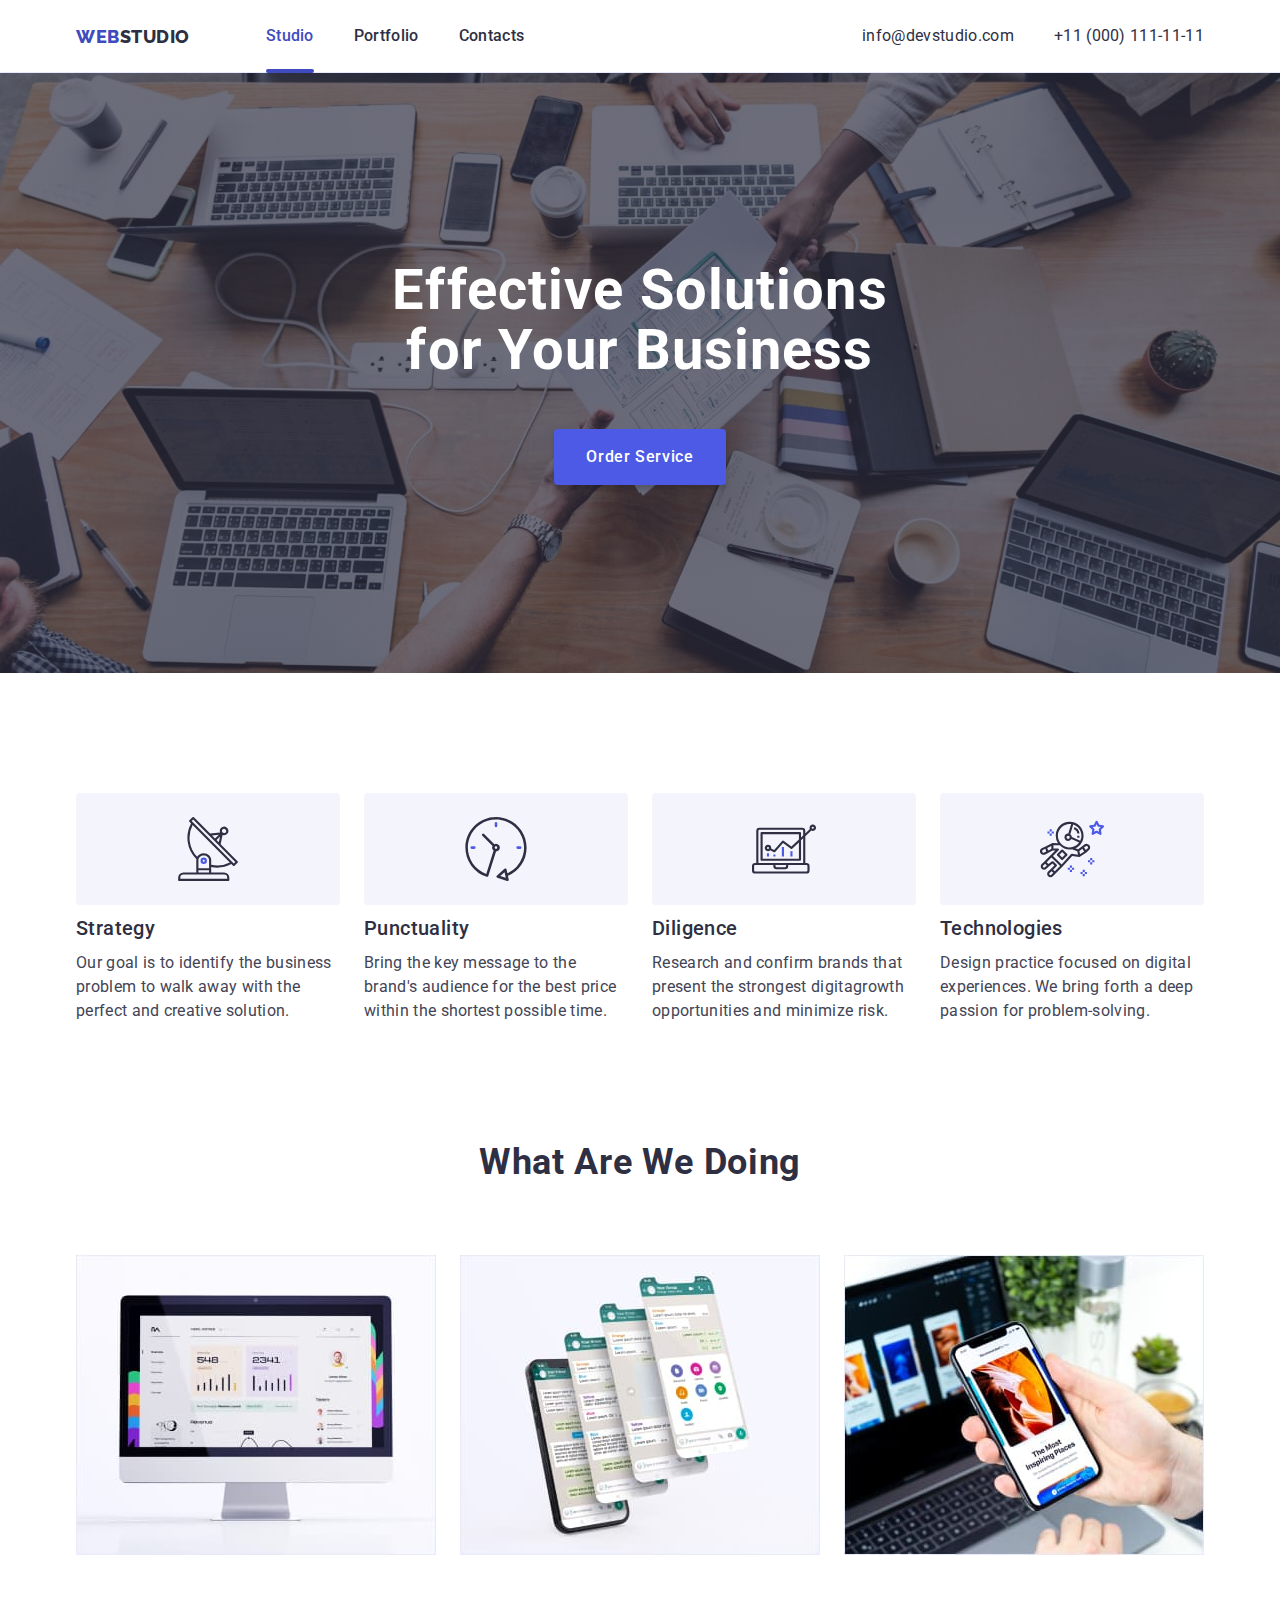
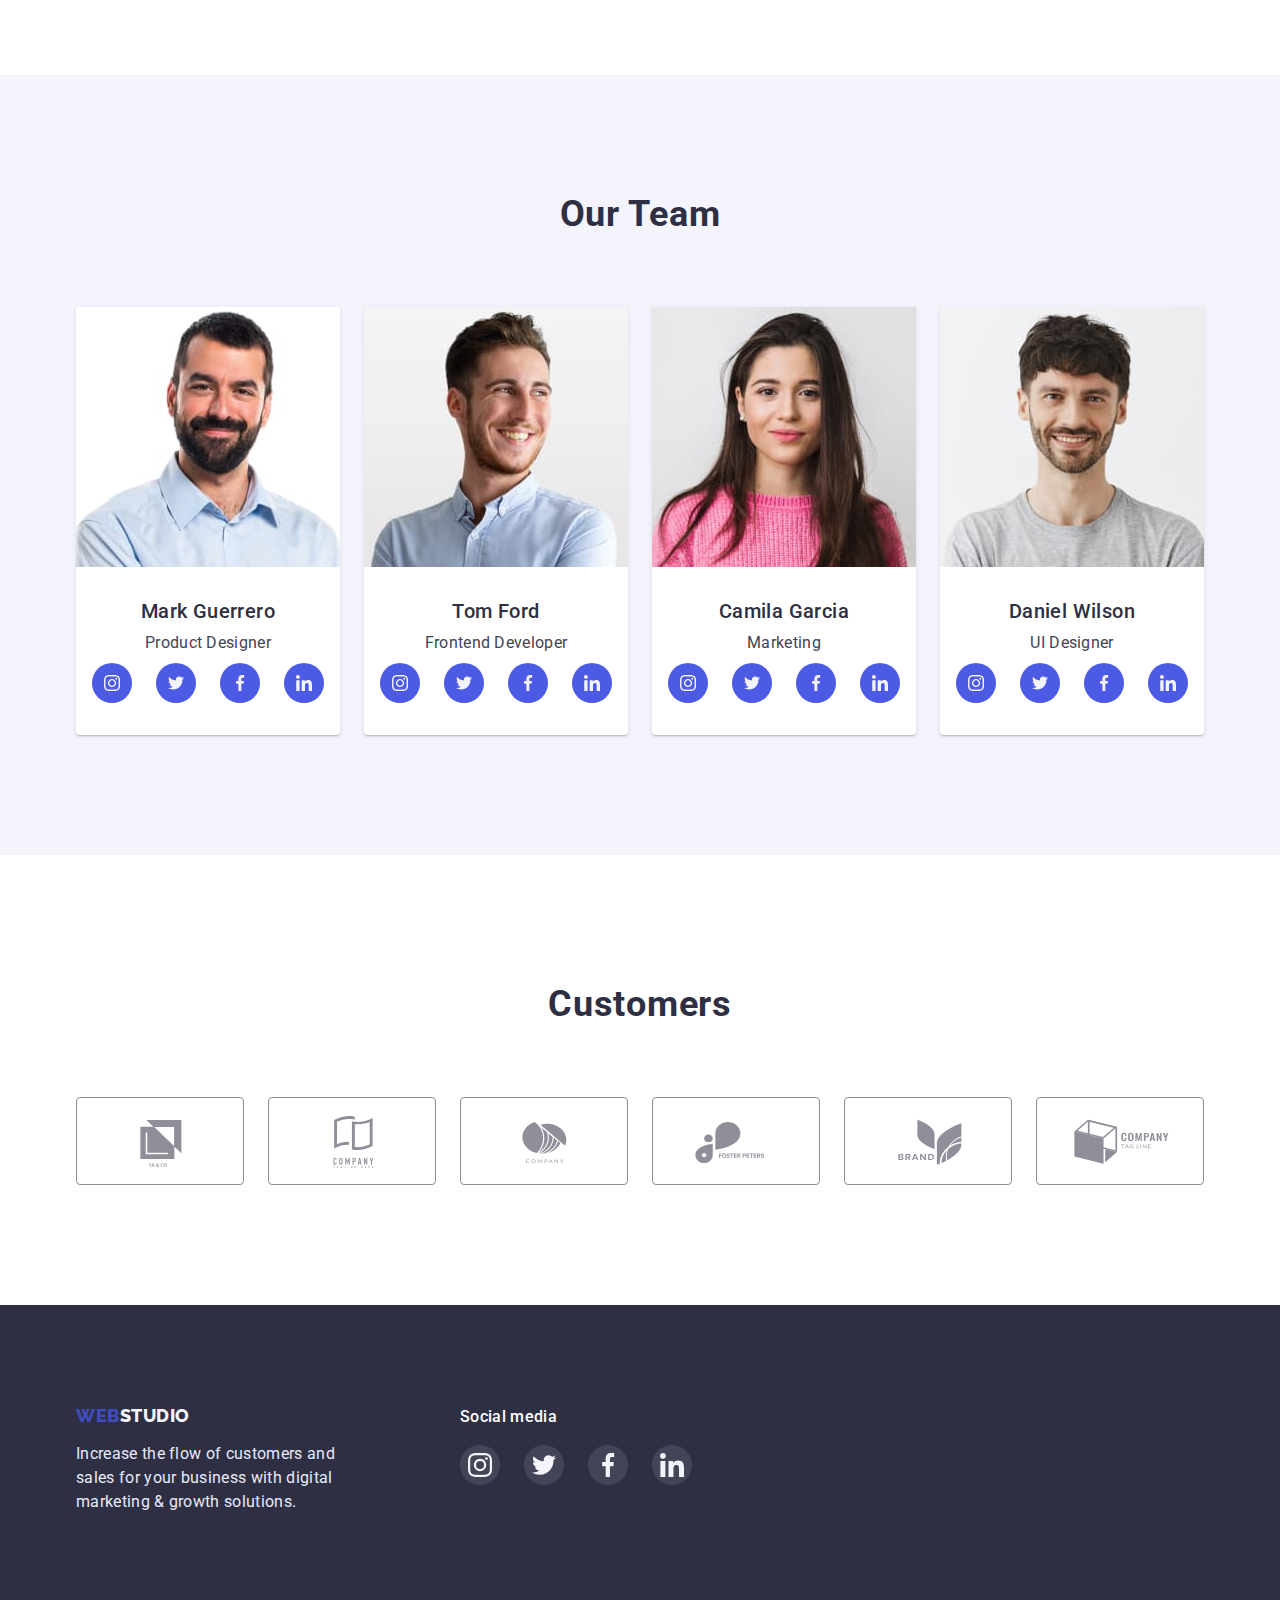
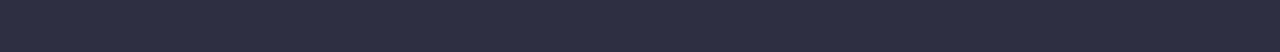
<file: index.html>
<!DOCTYPE html>
<html lang="en">
<head>
    <meta charset="UTF-8">
    <meta http-equiv="X-UA-Compatible" content="IE=edge">
    <meta name="viewport" content="width=device-width, initial-scale=1.0">
    <title>WebStudio</title>
    <link rel="preconnect" href="https://fonts.googleapis.com">
    <link rel="preconnect" href="https://fonts.gstatic.com" crossorigin>
    <link href="https://fonts.googleapis.com/css2?family=Raleway:wght@800&family=Roboto:wght@400;500;700;900&display=swap" 
    rel="stylesheet">
    <link rel="stylesheet" href="https://cdn.jsdelivr.net/npm/modern-normalize@1.1.0/modern-normalize.min.css">
    <link rel="stylesheet" href="./css/styles.css">
</head>
<body>
    <!------------------------- HEADER ----------------------------------------------------->
    <header class="header">
        <div class="header-navigation-container container">
        <nav class="header-navigation">
            <a href="./index.html" class="header-logo">
                <span class="accent">Web</span>Studio</a> 
            <ul class="header-list list">
                <li class="header-item">
                    <a href="./index.html" class="header-link link curent">Studio</a>
                </li>
                <li class="header-item">
                    <a href="./portfolio.html" class="header-link link">Portfolio</a>
                </li>    
                <li class="header-item">
                    <a href="Contacts" class="header-link link">Contacts</a>
                </li>
            </ul>
        </nav>
        <address class="address-contact">
            <ul class="address-list list"> 
                <li class="address-item">
                    <a href="mailto:info@devstudio.com" class="address-link">info@devstudio.com</a>
                </li>
                <li class="address-item">
                    <a href="tel:+110001111111" class="address-link">+11 (000) 111-11-11</a>
                </li>
            </ul>
        </address>
        </div> 
    </header>
    <!-------------------------- Main ---------------------------------------------------------->
    <main class="main-page">
        <section class="hero-section section">
            <div class="container">
            <h1 class="menu-title">Effective Solutions for Your Business</h1>
            <button type="button" data-modal-open class="menu-btn data-modal-open">Order Service</button>
            </div>
        </section> 
        <section class="menu-sc section">
            <div class="container">
                <h2 hidden>Success criteria</h2>
                <ul class="menu-sc-list list">
                <li class="menu-sc-item">
                <div class="menu-sc-container">
                    <svg class="menu-sc-icon" width="64px" height="64px">
                        <use href="./images/icons.svg#icon-antenna"></use>
                    </svg>
                </div>
                    <h3 class="menu-sc-title">Strategy</h3>
                    <p class="menu-text">Our goal is to identify the business
                    problem to walk away with the perfect and creative solution. </p>
                </li>
                <li class="menu-sc-item">
                <div class="menu-sc-container">
                    <svg class="menu-sc-icon" width="64px" height="64px">
                        <use href="./images/icons.svg#icon-clock"></use>
                    </svg>
                </div>    
                    <h3 class="menu-sc-title">Punctuality</h3>
                    <p class="menu-text">Bring the key message to the brand's audience 
                    for the best price within the shortest possible time.</p>
                </li>
                <li class="menu-sc-item">
                <div class="menu-sc-container">
                    <svg class="menu-sc-icon" width="64px" height="64px">
                        <use href="./images/icons.svg#icon-diagram"></use>
                    </svg>
                </div>    
                    <h3 class="menu-sc-title">Diligence</h3>
                    <p class="menu-text">Research and confirm brands that present the 
                    strongest digitagrowth opportunities and minimize risk.</p>
                </li>
                <li class="menu-sc-item">
                <div class="menu-sc-container">
                    <svg class="menu-sc-icon" width="64px" height="64px">
                        <use href="./images/icons.svg#icon-astronaut"></use>
                    </svg>
                </div>
                    <h3 class="menu-sc-title">Technologies</h3>
                    <p class="menu-text">Design practice focused on digital experiences.
                    We bring forth a deep passion for problem-solving.</p>
                </li>
                </ul>
            </div>
        </section>
        <section class="menu-gad">
            <div class="container">
            <h2 class="menu-gad-title">What are we doing</h2>
            <ul class="menu-gad-list list">
                <li class="menu-gad-item">
                    <img src="./images/foto_monitor.jpg" 
                    alt="monitor"
                    width="360"
                    height="300">
                </li>
                <li class="menu-gad-item">
                    <img src="./images/foto_message.jpg" 
                    alt="message"
                    width="360"
                    height="300">
                </li>
                <li class="menu-gad-item">
                    <img src="./images/foto_phone.jpg" 
                    alt="phone"
                    width="360"
                    height="300">
                </li>
            </ul>
            </div>
        </section>
        <section class="menu-team section">
            <div class="container">
            <h2 class="menu-team-title">Our Team</h2>
            <ul class="menu-team-list list">
                <li class="menu-team-item">
                    <img src="./images/mark-guerrero.jpg"
                    alt="Mark Guerrero" 
                    width="264"
                    height="260">
                    <div class="name-position">
                    <h3 class="menu-team-name">Mark Guerrero</h3>
                    <p class="menu-team-position">Product Designer</p>
                    <ul class="menu-soc-list list">
                        <li class="menu-team-soc-item">
                            <a href="" class="menu-team-soc-link">
                                <svg class="menu-team-soc-icon" width="16px" height="16px">
                                    <use href="./images/icons.svg#icon-instagram-1"></use>
                                </svg>
                            </a>
                        </li>
                        <li class="menu-team-soc-item">
                            <a href="" class="menu-team-soc-link">
                                <svg class="menu-team-soc-icon" width="16px" height="16px">
                                    <use href="./images/icons.svg#icon-twitter-1"></use>
                                </svg>
                            </a>
                        </li>
                        <li class="menu-team-soc-item">
                            <a href="" class="menu-team-soc-link">
                                <svg class="menu-team-soc-icon" width="16px" height="16px">
                                    <use href="./images/icons.svg#icon-facebook-1"></use>
                                </svg>
                            </a>
                        </li>
                        <li class="menu-team-soc-item">
                            <a href="" class="menu-team-soc-link">
                                <svg class="menu-team-soc-icon" width="16px" height="16px">
                                    <use href="./images/icons.svg#icon-linkedin-1"></use>
                                </svg>
                            </a>
                        </li>
                    </ul>
                    </div>
                </li>
                <li class="menu-team-item">
                    <img src="./images/tom-ford.jpg"
                    alt="Tom Ford" 
                    width="264"
                    height="260">
                    <div class="name-position">
                    <h3 class="menu-team-name">Tom Ford</h3>
                    <p class="menu-team-position">Frontend Developer</p>
                    <ul class="menu-soc-list list">
                        <li class="menu-team-soc-item">
                            <a href="" class="menu-team-soc-link">
                                <svg class="menu-team-soc-icon" width="16px" height="16px">
                                    <use href="./images/icons.svg#icon-instagram-1"></use>
                                </svg>
                            </a>
                        </li>
                        <li class="menu-team-soc-item">
                            <a href="" class="menu-team-soc-link">
                                <svg class="menu-team-soc-icon" width="16px" height="16px">
                                    <use href="./images/icons.svg#icon-twitter-1"></use>
                                </svg>
                            </a>
                        </li>
                        <li class="menu-team-soc-item">
                            <a href="" class="menu-team-soc-link">
                                <svg class="menu-team-soc-icon" width="16px" height="16px">
                                    <use href="./images/icons.svg#icon-facebook-1"></use>
                                </svg>
                            </a>
                        </li>
                        <li class="menu-team-soc-item">
                            <a href="" class="menu-team-soc-link">
                                <svg class="menu-team-soc-icon" width="16px" height="16px">
                                    <use href="./images/icons.svg#icon-linkedin-1"></use>
                                </svg>
                            </a>
                        </li>
                    </ul>
                    </div>
                </li>
                <li class="menu-team-item">
                    <img src="./images/camila-garcia.jpg"
                    alt="Camila Garcia" class="team-position"
                    width="264"
                    height="260">
                    <div class="name-position">
                    <h3 class="menu-team-name">Camila Garcia</h3>
                    <p class="menu-team-position">Marketing</p>
                    <ul class="menu-soc-list list">
                        <li class="menu-team-soc-item">
                            <a href="" class="menu-team-soc-link">
                                <svg class="menu-team-soc-icon" width="16px" height="16px">
                                    <use href="./images/icons.svg#icon-instagram-1"></use>
                                </svg>
                            </a>
                        </li>
                        <li class="menu-team-soc-item">
                            <a href="" class="menu-team-soc-link">
                                <svg class="menu-team-soc-icon" width="16px" height="16px">
                                    <use href="./images/icons.svg#icon-twitter-1"></use>
                                </svg>
                            </a>
                        </li>
                        <li class="menu-team-soc-item">
                            <a href="" class="menu-team-soc-link">
                                <svg class="menu-team-soc-icon" width="16px" height="16px">
                                    <use href="./images/icons.svg#icon-facebook-1"></use>
                                </svg>
                            </a>
                        </li>
                        <li class="menu-team-soc-item">
                            <a href="" class="menu-team-soc-link">
                                <svg class="menu-team-soc-icon" width="16px" height="16px">
                                    <use href="./images/icons.svg#icon-linkedin-1"></use>
                                </svg>
                            </a>
                        </li>
                    </ul>
                    </div>
                </li>
                <li class="menu-team-item">
                    <img src="./images/daniel-wilson.jpg"
                    alt="Daniel Wilson"
                    width="264"
                    height="260">
                    <div class="name-position">
                    <h3 class="menu-team-name">Daniel Wilson</h3>
                    <p class="menu-team-position">UI Designer</p>
                    <ul class="menu-soc-list list">
                        <li class="menu-team-soc-item">
                            <a href="" class="menu-team-soc-link">
                                <svg class="menu-team-soc-icon" width="16px" height="16px">
                                    <use href="./images/icons.svg#icon-instagram-1"></use>
                                </svg>
                            </a>
                        </li>
                        <li class="menu-team-soc-item">
                            <a href="" class="menu-team-soc-link">
                                <svg class="menu-team-soc-icon" width="16px" height="16px">
                                    <use href="./images/icons.svg#icon-twitter-1"></use>
                                </svg>
                            </a>
                        </li>
                        <li class="menu-team-soc-item">
                            <a href="" class="menu-team-soc-link">
                                <svg class="menu-team-soc-icon" width="16px" height="16px">
                                    <use href="./images/icons.svg#icon-facebook-1"></use>
                                </svg>
                            </a>
                        </li>
                        <li class="menu-team-soc-item">
                            <a href="" class="menu-team-soc-link">
                                <svg class="menu-team-soc-icon" width="16px" height="16px">
                                    <use href="./images/icons.svg#icon-linkedin-1"></use>
                                </svg>
                            </a>
                        </li>
                    </ul>
                    </div>
                </ul>    
            </div>
        </section>
        <section class="customers-section">
            <div class="container">
                <h2 class="menu-customers">Customers</h2>
                <ul class="menu-customers-list list">
                    <li class="menu-customers-item">
                        <a href="" class="menu-customers-link">
                        <svg class="menu-customers-icon" width="104px" height="56px">
                            <use href="./images/icons.svg#icon-Logo"></use>
                        </svg>
                        </a>
                    </li>
                    <li class="menu-customers-item">
                        <a href="" class="menu-customers-link">
                        <svg class="menu-customers-icon" width="104px" height="56px">
                            <use href="./images/icons.svg#icon-Logo-1"></use>
                        </svg>
                        </a>
                    </li>
                    <li class="menu-customers-item">
                        <a href="" class="menu-customers-link">
                        <svg class="menu-customers-icon" width="104px" height="56px">
                            <use href="./images/icons.svg#icon-Logo-2"></use>
                        </svg>
                        </a>
                    </li>
                    <li class="menu-customers-item">
                        <a href="" class="menu-customers-link">
                        <svg class="menu-customers-icon" width="104px" height="56px">
                            <use href="./images/icons.svg#icon-Logo-3"></use>
                        </svg>
                        </a> 
                    </li>
                    <li class="menu-customers-item">
                        <a href="" class="menu-customers-link">
                        <svg class="menu-customers-icon" width="104px" height="56px">
                            <use href="./images/icons.svg#icon-Logo-4"></use>
                        </svg>
                        </a> 
                    </li>
                    <li class="menu-customers-item">
                        <a href="" class="menu-customers-link">
                        <svg class="menu-customers-icon" width="104px" height="56px">
                            <use href="./images/icons.svg#icon-Logo-5"></use>
                        </svg>
                        </a>
                    </li>
                </ul>
            </div>
        </section>
    </main>
    <!-- -----------------------Footer----------------------------------------------------->
    <footer class="footer">
        <div class="container-footer-index container">
            <div class="container-footer">
                <a href="./index.html" class="footer-logo-link link"><span class="accent">Web</span>Studio</a>
                <p class="footer-text">Increase the flow of customers and sales for your 
                business with digital marketing & growth solutions.</p>
            </div>
            <div class="container-index">
            <p class="social-media-subtittle">Social media</p>
            <ul class="social-media-foter-list list">
                <li class="social-media-item">
                    <a href="" class="social-media-link">
                        <svg class="social-media-icon" width="24px" height="24px">
                            <use href="./images/icons.svg#icon-instagram"></use>
                        </svg>
                    </a>
                </li>
                <li class="social-media-item">
                    <a href="" class="social-media-link">
                        <svg class="social-media-icon" width="24px" height="24px">
                            <use href="./images/icons.svg#icon-twitter"></use>
                        </svg>
                    </a>
                </li>
                <li class="social-media-item">
                    <a href="" class="social-media-link">
                        <svg class="social-media-icon" width="24px" height="24px">
                            <use href="./images/icons.svg#icon-facebook"></use>
                        </svg>
                    </a>
                </li>
                <li class="social-media-item">
                    <a href="" class="social-media-link">
                        <svg class="social-media-icon" width="24px" height="24px">
                            <use href="./images/icons.svg#icon-linkedin"></use>
                        </svg>
                    </a>
                </li>
            </ul>
            </div>
        </div>
    </footer>
    <div class="backdrop is-hidden" data-modal>
        <div class="modal">
            <button type="button" data-modal-close class="modal-close">
                <svg width="8px" height="8px">
                    <use href="./images/modal-close.svg#icon-modal-close"></use>
                </svg>
            </button>
        </div>
    </div>

    <script src="./js/modal.js"></script>
</body>
</html>
</file>
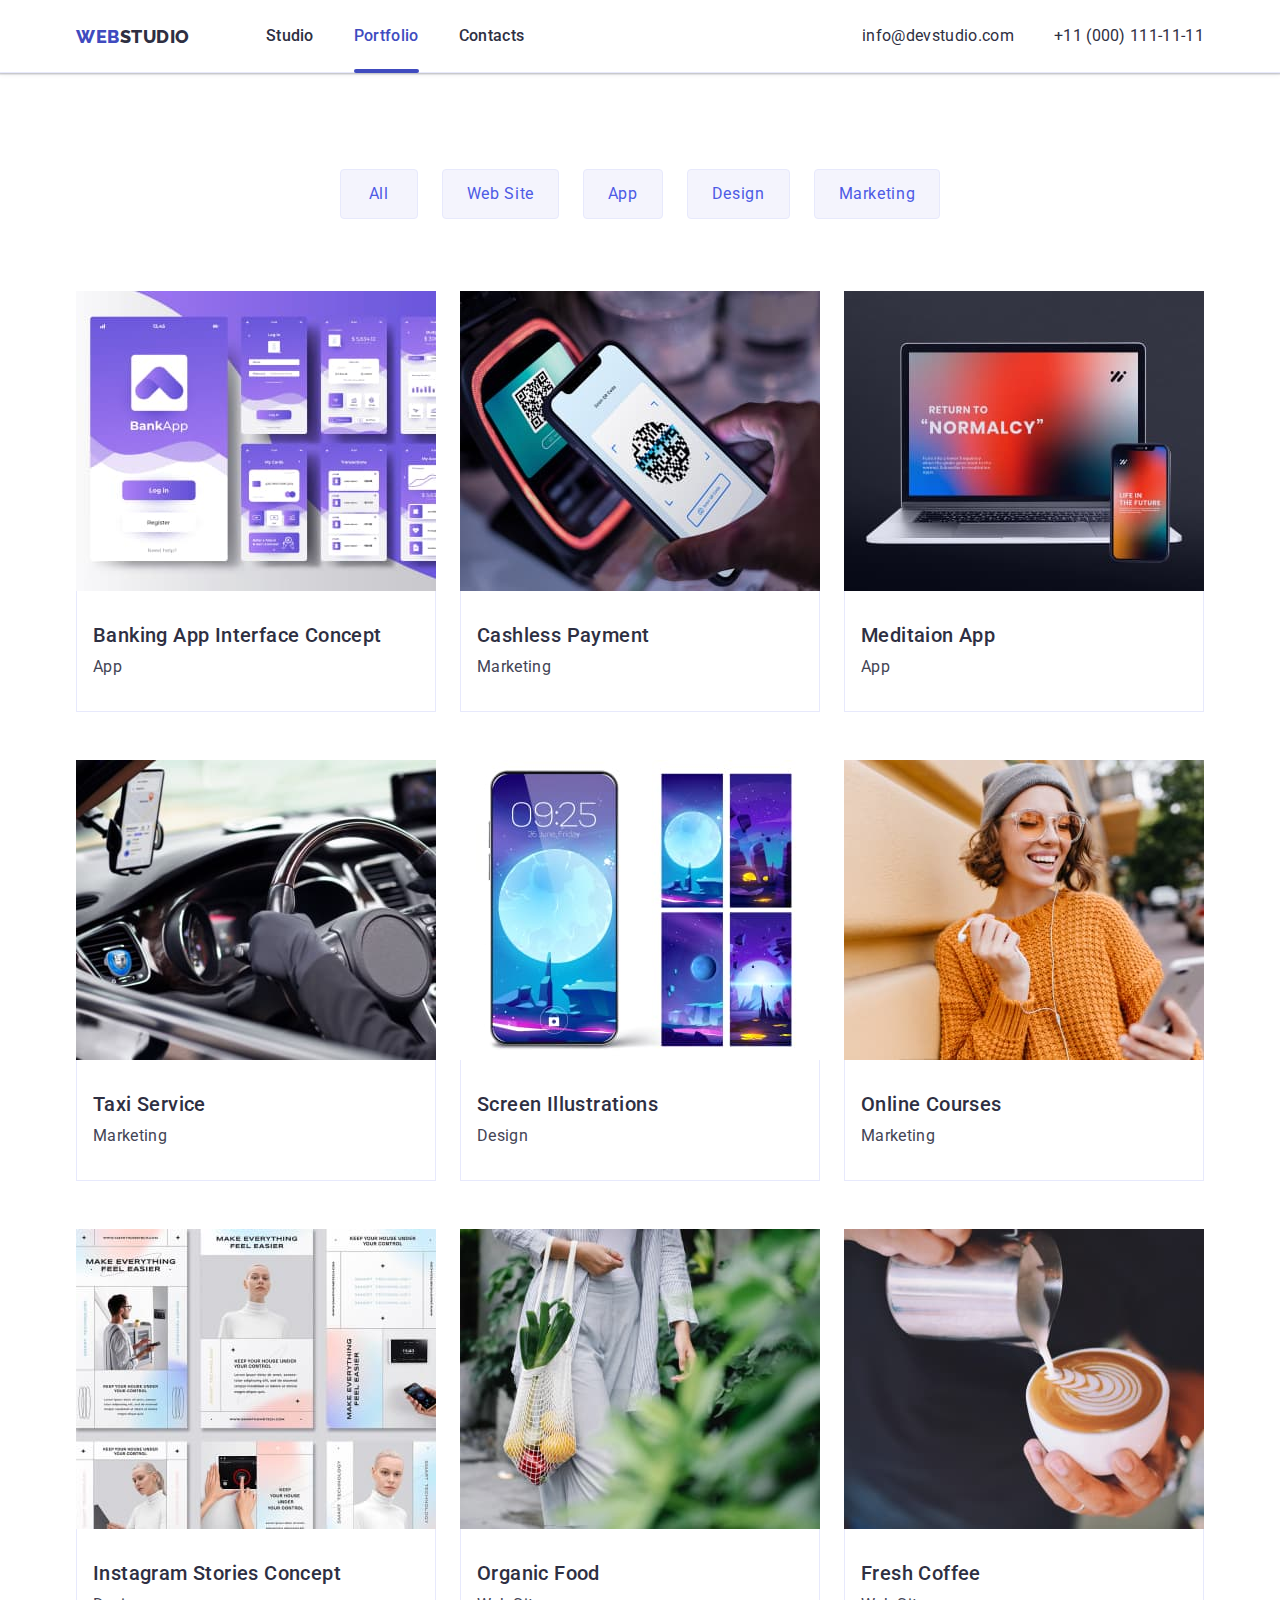
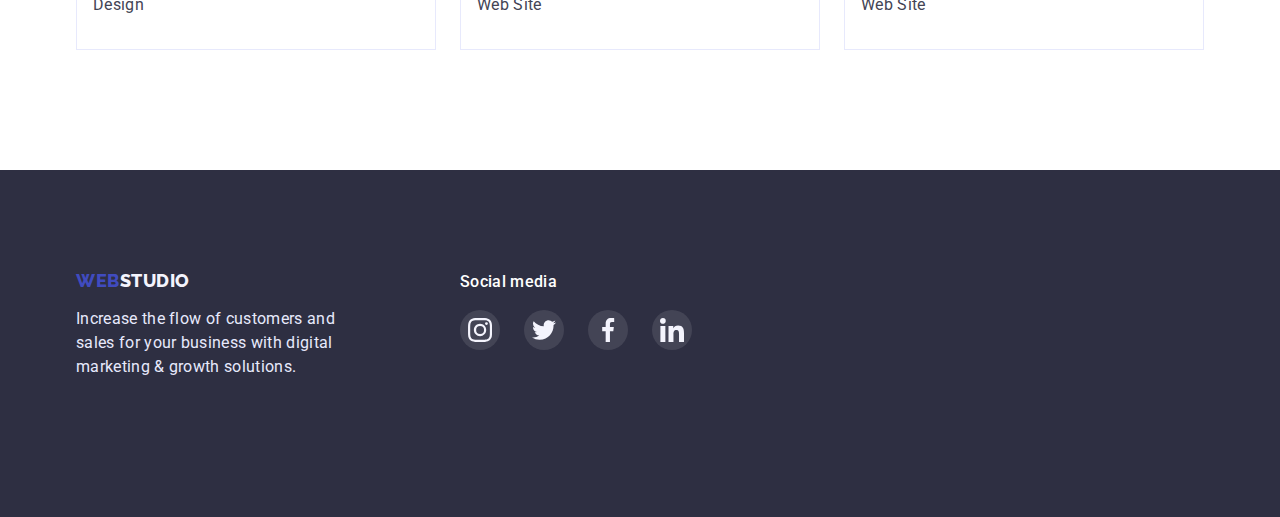
<file: portfolio.html>
<!DOCTYPE html>
<html lang="en">
<head>
    <meta charset="UTF-8">
    <meta http-equiv="X-UA-Compatible" content="IE=edge">
    <meta name="viewport" content="width=device-width, initial-scale=1.0">
    <title>Portfolio</title>
    <link rel="preconnect" href="https://fonts.googleapis.com">
    <link rel="preconnect" href="https://fonts.gstatic.com" crossorigin>
    <link href="https://fonts.googleapis.com/css2?family=Raleway:wght@800&family=Roboto:wght@400;500;700;900&display=swap" 
    rel="stylesheet">
    <link rel="stylesheet" href="https://cdn.jsdelivr.net/npm/modern-normalize@1.1.0/modern-normalize.min.css">
    <link rel="stylesheet" href="./css/styles.css">
</head>
<body>    
    <!-----------------------------HEADER-------------------->
    <header class="header">
        <div class="header-navigation-container container">
        <nav class="header-navigation">
            <a href="./index.html" class="header-logo">
                <span class="accent">Web</span>Studio</a>    
            <ul class="header-list list">
                <li class="header-item">
                    <a href="./index.html" class="header-link link">Studio</a>
                </li>
                <li class="header-item">
                    <a href="./portfolio.html" class="header-link link curent">Portfolio</a>
                </li>    
                <li class="header-item">
                    <a href="Contacts" class="header-link link">Contacts</a>
                </li>
            </ul>
        </nav>    
        <address class="address-contact">
            <ul class="address-list list"> 
                <li class="address-item">
                    <a href="mailto:info@devstudio.com" class="address-link">info@devstudio.com</a>
                </li>
                <li class="address-item">
                    <a href="tel:+110001111111" class="address-link">+11 (000) 111-11-11</a>
                </li>
            </ul>
        </address>
        </div>
    </header>
    <!-- <--------------------------Main------------------------------->
    <main class="main-page-2">
        <section class="menu-nav-serv">
            <div class="container">
            <h1 hidden>Navigation buttons and application services</h1>
            <ul class="menu-nav-list list">
                <li class="menu-nav-item">
                    <button class="menu-nav-btn" type="button">All</button>
                </li>
                <li class="menu-nav-item">
                    <button class="menu-nav-btn" type="button">Web Site</button>
                </li>
                <li class="menu-nav-item">
                    <button class="menu-nav-btn" type="button">App</button>
                </li>
                <li class="menu-nav-item">
                    <button class="menu-nav-btn" type="button">Design</button>
                </li>
                <li class="menu-nav-item">
                    <button class="menu-nav-btn" type="button">Marketing</button>
                </li>
            </ul>
            <ul class="menu-serv-list list">
                <li class="serv-item">
                    <a href="" class="menu-serv-link link">
                    <div class="link-tittle-overlay-container">
                    <img src="./images/portfolio/banking_app.jpg" 
                    alt="list of windows in the application"
                    width="360"
                    height="300">
                    <p class="serv-tittle-overlay">14 Stylish and User-Friendly App Design Concepts 
                    · Task Manager App · Calorie Tracker App · Exotic Fruit Ecommerce App · Cloud Storage App</p>
                    </div>
                    <div class="tittle-subtittle-container">
                    <h2 class="serv-tittle">Banking App Interface Concept</h2>
                    <p class="serv-subtittle">App</p>
                    </div>
                    </a>
                </li>
                <li class="serv-item">
                    <a href="" class="menu-serv-link link">
                    <div class="link-tittle-overlay-container">
                    <img src="./images/portfolio/cashless_payment.jpg" 
                    alt="the phone scans the qr code"
                    width="360"
                    height="300">
                    <p class="serv-tittle-overlay">14 Stylish and User-Friendly App Design Concepts 
                    · Task Manager App · Calorie Tracker App · Exotic Fruit Ecommerce App · Cloud Storage App</p>
                    </div>
                    <div class="tittle-subtittle-container">
                    <h2 class="serv-tittle">Cashless Payment</h2>
                    <p class="serv-subtittle">Marketing</p>
                    </div>
                    </a>
                </li>
                <li class="serv-item">
                    <a href="" class="menu-serv-link link">
                    <div class="link-tittle-overlay-container">
                    <img src="./images/portfolio/meditaion_app.jpg" 
                    alt="computer and telephone"
                    width="360"
                    height="300">
                    <p class="serv-tittle-overlay">14 Stylish and User-Friendly App Design Concepts 
                    · Task Manager App · Calorie Tracker App · Exotic Fruit Ecommerce App · Cloud Storage App</p>
                    </div>
                    <div class="tittle-subtittle-container">
                    <h2 class="serv-tittle">Meditaion App</h2>
                    <p class="serv-subtittle">App</p>
                    </div>
                    </a>
                </li>
                <li class="serv-item">
                    <a href="" class="menu-serv-link link">
                    <div class="link-tittle-overlay-container">
                    <img src="./images/portfolio/taxi_service.jpg" 
                    alt="car interior, car steering wheel, phone application"
                    width="360"
                    height="300">
                    <p class="serv-tittle-overlay">14 Stylish and User-Friendly App Design Concepts 
                    · Task Manager App · Calorie Tracker App · Exotic Fruit Ecommerce App · Cloud Storage App</p>
                    </div>
                    <div class="tittle-subtittle-container">
                    <h2 class="serv-tittle">Taxi Service</h2>
                    <p class="serv-subtittle">Marketing</p>
                    </div>
                    </a>
                </li>
                <li class="serv-item">
                    <a href="" class="menu-serv-link link">
                    <div class="link-tittle-overlay-container">
                    <img src="./images/portfolio/screen_illustrations.jpg" 
                    alt="theme for phone"
                    width="360"
                    height="300">
                    <p class="serv-tittle-overlay">14 Stylish and User-Friendly App Design Concepts 
                    · Task Manager App · Calorie Tracker App · Exotic Fruit Ecommerce App · Cloud Storage App</p>
                    </div>
                    <div class="tittle-subtittle-container">
                    <h2 class="serv-tittle">Screen Illustrations</h2>
                    <p class="serv-subtittle">Design</p>
                    </div>
                    </a>
                </li>
                <li class="serv-item">
                    <a href="" class="menu-serv-link link">
                    <div class="link-tittle-overlay-container">
                    <img src="./images/portfolio/online_courses.jpg" 
                    alt="a girl looking at the phone"
                    width="360"
                    height="300">
                    <p class="serv-tittle-overlay">14 Stylish and User-Friendly App Design Concepts 
                    · Task Manager App · Calorie Tracker App · Exotic Fruit Ecommerce App · Cloud Storage App</p>
                    </div>
                    <div class="tittle-subtittle-container">
                    <h2 class="serv-tittle">Online Courses</h2>
                    <p class="serv-subtittle">Marketing</p>
                    </div>
                    </a>
                </li>
                <li class="serv-item">
                    <a href="" class="menu-serv-link link">
                    <div class="link-tittle-overlay-container">
                    <img src="./images/portfolio/istagram_stories_concept.jpg" 
                    alt="smart home presentation slides"
                    width="360"
                    height="300">
                    <p class="serv-tittle-overlay">14 Stylish and User-Friendly App Design Concepts 
                    · Task Manager App · Calorie Tracker App · Exotic Fruit Ecommerce App · Cloud Storage App</p>
                    </div>
                    <div class="tittle-subtittle-container">
                    <h2 class="serv-tittle">Instagram Stories Concept</h2>
                    <p class="serv-subtittle">Design</p>
                    </div>
                    </a>
                </li>
                <li class="serv-item">
                    <a href="" class="menu-serv-link link">
                    <div class="link-tittle-overlay-container">
                    <img src="./images/portfolio/organic_food.jpg" 
                    alt="bag with vegetables and fruits in human hands"
                    width="360"
                    height="300">
                    <p class="serv-tittle-overlay">14 Stylish and User-Friendly App Design Concepts 
                    · Task Manager App · Calorie Tracker App · Exotic Fruit Ecommerce App · Cloud Storage App</p>
                    </div>
                    <div class="tittle-subtittle-container">
                    <h2 class="serv-tittle">Organic Food</h2>
                    <p class="serv-subtittle">Web Site</p>
                    </div>
                    </a>
                </li>
                <li class="serv-item">
                    <a href="" class="menu-serv-link link">
                    <div class="link-tittle-overlay-container">
                    <img src="./images/portfolio/fresh_coffe.jpg" 
                    alt="drawing on coffee using milk"
                    width="360"
                    height="300">
                    <p class="serv-tittle-overlay">14 Stylish and User-Friendly App Design Concepts 
                    · Task Manager App · Calorie Tracker App · Exotic Fruit Ecommerce App · Cloud Storage App</p>
                    </div>
                    <div class="tittle-subtittle-container">
                    <h2 class="serv-tittle">Fresh Coffee</h2>
                    <p class="serv-subtittle">Web Site</p>
                    </div>
                    </a>
                </li>
            </ul>
            </div>
        </section>    
    </main>
    <!-- <-------------------------Footer----------------------->
    <footer class="footer">
        <div class="container">
            <div class="container-footer-index">
            <div class="container-footer">
                <a href="./index.html" class="footer-logo-link link"><span class="accent">Web</span>Studio</a>
                <p class="footer-text">Increase the flow of customers and sales for your 
                business with digital marketing & growth solutions.</p>
            </div>
            <div class="container-index">
            <p class="social-media-subtittle">Social media</p>
            <ul class="social-media-foter-list list">
                <li class="social-media-item">
                    <a href="" class="social-media-link">
                        <svg class="social-media-icon" width="24px" height="24px">
                            <use href="./images/icons.svg#icon-instagram"></use>
                        </svg>
                    </a>
                </li>
                <li class="social-media-item">
                    <a href="" class="social-media-link">
                        <svg class="social-media-icon" width="24px" height="24px">
                            <use href="./images/icons.svg#icon-twitter"></use>
                        </svg>
                    </a>
                </li>
                <li class="social-media-item">
                    <a href="" class="social-media-link">
                        <svg class="social-media-icon" width="24px" height="24px">
                            <use href="./images/icons.svg#icon-facebook"></use>
                        </svg>
                    </a>
                </li>
                <li class="social-media-item">
                    <a href="" class="social-media-link">
                        <svg class="social-media-icon" width="24px" height="24px">
                            <use href="./images/icons.svg#icon-linkedin"></use>
                        </svg>
                    </a>
                </li>
            </ul>
            </div>
            </div>
        </div>
    </footer>
</body>
</html>
</file>
<file: css/styles.css>
/* Виносим CSS-змінні  */

:root {
  --accent-color: #404BBF;
  --button-text-color: #4D5AE5;
  --primary-text-color: #2E2F42;
  --secondary-text-color: #434455;
  --third-text-color: #FFFFFF;
  --fourth-text-color:#E7E9FC;
  --background-color-modal-close:#FCFCFC; 
  --light-mode-backgrounds: #F4F4FD;
  --grad: linear-gradient(
    rgba(46, 47, 66, 0.7),
    rgba(46, 47, 66, 0.7));
}

/* Скидаємо зовнішні відступи */

h1,
h2,
h3,
p {
  margin-top: 0;
  margin-bottom: 0;
}

ul,ol {
  margin-top: 0;
  margin-bottom: 0;
  padding-left: 0;
}

img {
  display: block;
}

button {
  cursor: pointer;
}

address {
  font-style: normal;
  }

/* Виносим в body наслідувальні елементи */

body {
  font-family:'Roboto', sans-serif;
  color: var(--primary-text-color);
}

/* <<<========== Сторінка Main Page ==========>>> */

/* Стилізуєм тескт Header */

.header {
  border-bottom: 1px solid 
  var(--fourth-text-color);
  box-shadow: 
  0px 1px 6px 0px rgba(46, 47, 66, 0.08),
  0px 1px 1px 0px rgba(46, 47, 66, 0.16),
  0px 2px 1px 0px rgba(46, 47, 66, 0.08);
}

.container {
  width: 1158px;
  padding-left: 15px;
  padding-right: 15px;
  margin-left: auto;
  margin-right: auto;
}

.header-navigation-container {
  display: flex;
  align-items: center;
  }

.header-navigation {
  display: flex;
  align-items: center;
}

.header-list {
  display: flex;
  align-items: center;
  gap: 40px;
  }

.address-list {
  display: flex;
  align-items: center;
  gap: 40px;
}

.header-logo {
  font-family: 'Raleway',sans-serif;
  font-weight: 800;
  font-size: 18px;
  line-height: 1.5;
  letter-spacing: 0.03em;
  text-transform: uppercase;
  color: var(--primary-text-color);
  text-decoration: none;
  margin-right: 76px;
  }

.accent {
  color: var(--accent-color);
}
  
.list {
  list-style: none;
}

.link {
  text-decoration: none;
}
  
.header-link {
  position: relative;
  display: block;
  padding-top: 24px;
  padding-bottom: 24px;
  font-weight: 500;
  font-size: 16px;
  line-height: 1.5;
  letter-spacing: 0.02em; 
  color: var(--primary-text-color);
  transition: color 250ms cubic-bezier(0.4, 0, 0.2, 1);
}

.header-link:hover,
.header-link:focus { 
  color: var(--accent-color);
}

.header-link.curent {
  color: var(--accent-color);
}

.header-link.curent::after {
  display: block;
  content: '';
  width: 100%;
  height: 4px;
  left: 0;
  bottom: -1px;
  border-radius: 2px;
  background: var(--accent-color);
  position: absolute;
}

.address-contact {
  margin-left: auto;
}

.address-link {
  font-weight: 400;
  font-size: 16px;
  line-height: 1.5;
  letter-spacing: 0.02em;
  color: var(--secondary-text-color);
  text-decoration: none;
  color: inherit;
  transition: color 250ms cubic-bezier(0.4, 0, 0.2, 1);
}

.address-link:hover,
.address-link:focus {
  color: var(--accent-color);
}

/* <<<========= Стилізуєм текст Main =========>>> */

.section {
  padding-top: 120px;
  padding-bottom: 120px;
}

/* Стилізуєм текст hero-section*/

.hero-section {
  max-width: 1440px;
  min-height: 600px;
  margin-left: auto;
  margin-right: auto;
  text-align: center;
  padding-top: 188px;
  padding-bottom: 188px;
  background-color: var(--primary-text-color);
  background-image: var(--grad), 
  url(../images/hero-image.jpg);
  background-repeat: no-repeat;
  background-position: center;
  background-size: cover;
}

.menu-title {
  margin: 0 auto;
  max-width: 498px;
  max-height: 120px;
  margin-bottom: 48px;
  font-size: 56px;
  line-height: 1.07;
  text-align: center;
  letter-spacing: 0.02em;
  color: var(--third-text-color);
}

/* Стилізуєм кпопку секції menu */

.menu-btn {
  font-family: 'Roboto',sans-serif;
  font-weight: 500;
  font-size: 16px;
  line-height: 1.5;
  letter-spacing: 0.04em;
  color: var(--third-text-color);
  background: var(--button-text-color);
  box-shadow: 0px 4px 4px rgba(0, 0, 0, 0.15);
  border-radius: 4px;
  border: none;
  min-width: 169px;
  height: 56px;
  padding-top: 16px;
  padding-bottom: 16px;
  padding-right: 32px;
  padding-left: 32px;
  transition: background-color 250ms cubic-bezier(0.4, 0, 0.2, 1);
}
  
.menu-btn:focus,
.menu-btn:hover {
  background-color: var(--accent-color);
}

/* Стилізуєм текст menu-sc */

.menu-sc-container {
  display: flex;
  flex-direction: column;
  justify-content: center;
  align-items: center;
  background-color: var(--light-mode-backgrounds);
  border-radius: 4px;
  width: 264px;
  height: 112px;
  margin-bottom: 8px;
}

.menu-sc-link {
  cursor: auto;
}

.menu-sc-list {
  display: flex;
  align-items: center;
  gap: 24px;
}

.menu-sc-item {
  flex-basis: calc((100% - 72px) / 4);
}

.menu-sc-title {
  margin-bottom: 8px;
  min-height: 24px;
  font-weight: 500;
  font-size: 20px;
  line-height: 1.5;
  letter-spacing: 0.02em;
}

.menu-text {
  min-height: 72px;
  font-size: 16px;
  line-height: 1.5;
  letter-spacing: 0.02em;
  color: var(--secondary-text-color);
}

/* Стилізуєм текст menu-gad */

.menu-gad {
  padding-bottom: 120px;
}

.menu-gad-title {
  margin-bottom: 72px;
  min-width: 323px;
  min-height: 40px;
  font-size: 36px;
  line-height: 1.1;
  text-align: center;
  letter-spacing: 0.02em;
  text-transform: capitalize;
}

.menu-gad-list {
  display: flex;
  flex-wrap: wrap;
  gap: 24px;
}

.menu-gad-item {
  flex-basis: calc((100% - 48px) / 3);
}

/* Стилізуєм текст menu-team  */

.menu-team-list {
  display: flex;
  flex-wrap: wrap;
  column-gap: 24px;
}

.menu-team-item {
  flex-basis: calc((100% - 72px) / 4);
  box-shadow: 
  0px 1px 6px rgba(46, 47, 66, 0.08),
  0px 1px 1px rgba(46, 47, 66, 0.16),
  0px 2px 1px rgba(46, 47, 66, 0.08);
  border-radius: 0px 0px 4px 4px;
}

.menu-team {
  background: var(--light-mode-backgrounds);
}

.menu-team-title {
  margin-bottom: 72px;
  font-size: 36px;
  line-height: 1.1;
  text-align: center;
  letter-spacing: 0.02em;
  text-transform: capitalize;
}

.name-position {
  padding-top: 32px;
  padding-bottom: 32px;
  padding-left: 16px;
  padding-right: 16px;
  background: #FFFFFF;
  border-radius: 0px 0px 4px 4px;
  text-align: center;
}

.menu-team-name {
  font-weight: 500;
  font-size: 20px;
  line-height: 1.2;
  letter-spacing: 0.02em;
  color: var(--primary-text-color);
  margin-bottom: 8px;
}
  
.menu-team-position {
  font-size: 16px;
  line-height: 1.5;
  letter-spacing: 0.02em;
  color: var(--secondary-text-color);
  margin-bottom: 8px;
}

.menu-soc-list {
  display: flex;
  justify-content: center;
  gap: 24px;
}

.menu-team-soc-item {
  width: 40px;
  height: 40px;
}

.menu-team-soc-link {
  width: 100%;
  height: 100%;
  background: var(--button-text-color);
  display: flex;
  align-items: center;
  justify-content: center;
  border-radius: 50%;
  transition: background-color 250ms cubic-bezier(0.4, 0, 0.2, 1);
}

.menu-team-soc-link:is(:focus, :hover) {
  background-color: var(--accent-color);
}

/* <<<==== Стилізуєм текст customers-section ====>>> */

.customers-section {
  padding-top: 130px;
  padding-bottom: 120px;
}

.menu-customers {
  font-size: 36px;
  line-height: 1.11;
  text-align: center;
  letter-spacing: 0.02em;
  color: var(--primary-text-color);
  margin-bottom: 72px;
}

.menu-customers-list {
  display: flex;
  gap: 24px;
}

.menu-customers-item {

  cursor: pointer;
  width: calc((100% - 120px) / 6);
  height: 88px;
}

.menu-customers-link {
  display: flex;
  align-items: center;
  justify-content: center;
  border: 1px solid #8E8F99;
  border-radius: 4px;
  width: 100%;
  height: 100%;
}

.menu-customers-link:is(:focus, :hover) {
  border-color: var(--accent-color);
}

.menu-customers-link:is(:focus, :hover) .menu-customers-icon {
  fill: var(--accent-color);
}

.menu-customers-icon {
  fill: #8E8F99;
  transition: fill 250ms cubic-bezier(0.4, 0, 0.2, 1),
  border-color 250ms cubic-bezier(0.4, 0, 0.2, 1);
}

/*<<<========= Стилізуєм текст footer =========>>>*/

.container-footer-index {
  display: flex;
  align-items: baseline;
}

.footer {
  padding-top: 100px;
  padding-bottom: 100px;
  background-color: var(--primary-text-color);
}

.footer-logo-link {
  font-family: 'Raleway',sans-serif;
  font-weight: 800;
  font-size: 18px;
  line-height: 1.17;
  letter-spacing: 0.03em;
  text-transform: uppercase;
  color: var(--light-mode-backgrounds);
  text-decoration: none;
}

.footer-text {
  display: flex;
  margin-top: 16px;
  max-width: 264px;
  min-height: 110px;
  font-size: 16px;
  line-height: 1.5;
  letter-spacing: 0.02em;
  color: var(--fourth-text-color);
}

/* <<<======= Стилізуєм текст footer Social media =======>>> */

.container-index {
  margin-left: 120px;
  max-height: 208px;
  max-height: 80px;
}

.social-media-subtittle {
  margin-right: 0px;
  font-weight: 500;
  font-size: 16px;
  line-height: 1.5;
  letter-spacing: 0.02em;
  color: var(--third-text-color);
}

.social-media-foter-list {
  display: flex;
  justify-content: center;
  gap: 24px;
  margin-top: 16px;
}

.social-media-item {
  width: 40px;
  height: 40px;
}

.social-media-link {
  display: flex;
  justify-content: center;
  align-items: center;
  background: rgba(255, 255, 255, 0.1);
  fill: var(--light-mode-backgrounds);
  border-radius: 50%;
  width: 100%;
  height: 100%;
  transition: background-color 250ms cubic-bezier(0.4, 0, 0.2, 1);
}

.social-media-link:is(:focus, :hover) {
  background-color: #31D0AA;
}


/* <<<======= Cторінка Портфоліо ===============>>> */

/* Стилізуєм текст menu-nav-serv */

.menu-nav-serv {
  padding-top: 96px;
  padding-bottom: 120px;
}

.menu-nav-list {
  display: flex;
  justify-content: center;
  gap: 24px;
  margin-bottom: 72px;
}

.menu-nav-btn:is(:focus, :hover) {
  box-shadow:  
  0px 2px 2px 0px rgba(0, 0, 0, 0.12),
  0px 2px 1px 0px rgba(0, 0, 0, 0.08), 
  0px 3px 1px 0px rgba(0, 0, 0, 0.01);
}

.menu-nav-btn {
  padding-top: 12px;
  padding-bottom: 12px;
  padding-left: 24px;
  padding-right: 24px;
  min-width: 78px;
  min-height: 48px;
  font-family: 'Roboto',sans-serif;
  font-size: 16px;
  line-height: 1.5;
  letter-spacing: 0.04em;
  color: var(--button-text-color);
  background-color:var(--light-mode-backgrounds);
  border: 1px solid var(--fourth-text-color);
  border-radius: 4px;
  transition: color 250ms cubic-bezier(0.4, 0, 0.2, 1),
  background-color 250ms cubic-bezier(0.4, 0, 0.2, 1),
  border-color 250ms cubic-bezier(0.4, 0, 0.2, 1),
  box-shadow 250ms cubic-bezier(0.4, 0, 0.2, 1);
}

.menu-nav-btn:focus,
.menu-nav-btn:hover {
  color: var(--third-text-color);
  background-color: var(--accent-color);
  border-color: transparent;
}


/* Стилізуєм текст menu-serv-list */

.menu-serv-list {
  display: flex;
  flex-wrap: wrap;
  row-gap: 48px;
  column-gap: 24px;
}

.serv-item {
  flex-basis: calc((100%-144px) / 9);
  cursor: pointer;
}

.menu-serv-link {
  display: block;
  transition: box-shadow 250ms cubic-bezier(0.4, 0, 0.2, 1);
}

.menu-serv-link:is(:hover,:focus) {
  box-shadow:  
  0px 2px 1px 0px rgba(46, 47, 66, 0.08),
  0px 1px 1px 0px rgba(46, 47, 66, 0.16), 
  0px 1px 6px 0px rgba(46, 47, 66, 0.08);
}

.link {
  text-decoration: none;
}

.link-tittle-overlay-container {
  position: relative;
  overflow: hidden;
}

.serv-tittle-overlay {
  position: absolute;
  width: 100%;
  height: 100%;
  padding-top: 40px;
  padding-right: 32px;
  padding-left: 32px;
  padding-bottom: 40px;
  left: 0;
  top: 0;
  font-size: 16px;
  line-height: 1.5;
  color: var(--light-mode-backgrounds);
  background-color: var(--button-text-color);
  transform: translateY(100%);
  transition: transform 250ms cubic-bezier(0.4, 0, 0.2, 1);
  overflow: auto;
}

.serv-item:hover .serv-tittle-overlay{
  transform: translateY(0);
}

.serv-tittle {
  font-weight: 500;
  font-size: 20px;
  line-height: 1.2;
  letter-spacing: 0.02em;
  margin-bottom: 8px;
  color: var(--primary-text-color);
}

.serv-subtittle {
  font-size: 16px;
  line-height: 1.5;
  letter-spacing: 0.02em;
  color: var(--secondary-text-color);
}

.tittle-subtittle-container {
  padding-left: 16px;
  padding-top: 32px;
  padding-bottom: 32px;
  background: var(--third-text-color);
  border: 1px solid #E7E9FC;
  border-top-width: 0px;
}

/* <<<<==== Модалка ====>>>> */

.backdrop {
  position: fixed;
  top: 0;
  left: 0;
  width: 100%;
  height: 100%;
  background-color: rgba(46, 47, 66, 0.4);
  transition: opacity 1250ms cubic-bezier(0.4, 0, 0.2, 1),
  visibility 1250ms cubic-bezier(0.4, 0, 0.2, 1);
}

.modal {
  position: absolute;
  width: 408px;
  min-height: 576px;
  top: 50%;
  left: 50%;
  border-radius: 4px;
  padding: 24px;
  background: var(--background-color-modal-close);
  box-shadow: 
  0px 2px 1px 0px rgba(0, 0, 0, 0.2),
  0px 1px 3px 0px rgba(0, 0, 0, 0.12),
  0px 1px 1px 0px rgba(0, 0, 0, 0.14);
  transform: translate(-50%, -50%) scale(1);
  transition: transform 250ms cubic-bezier(0.4, 0, 0.2, 1);
}

.modal-close {
  display: flex;
  align-items: center;
  justify-content: center;
  padding: 0;
  margin-left: auto;
  width: 24px;
  height: 24px;
  background-color: var(--fourth-text-color);
  border: 1px solid rgba(0, 0, 0, 0.1);
  border-radius: 50%;
  transition: background 250ms cubic-bezier(0.4, 0, 0.2, 1),
  fill 250ms cubic-bezier(0.4, 0, 0.2, 1);
}

.modal-close:is(:focus, :hover) {
  background: var(--accent-color);
  fill:  var(--third-text-color);
}

.is-hidden {
  opacity: 0;
  visibility: hidden;
  pointer-events: none;
}

.backdrop.is-hidden .modal{
  transform: translate(-50%, -50%) scale(0);
}
</file>
